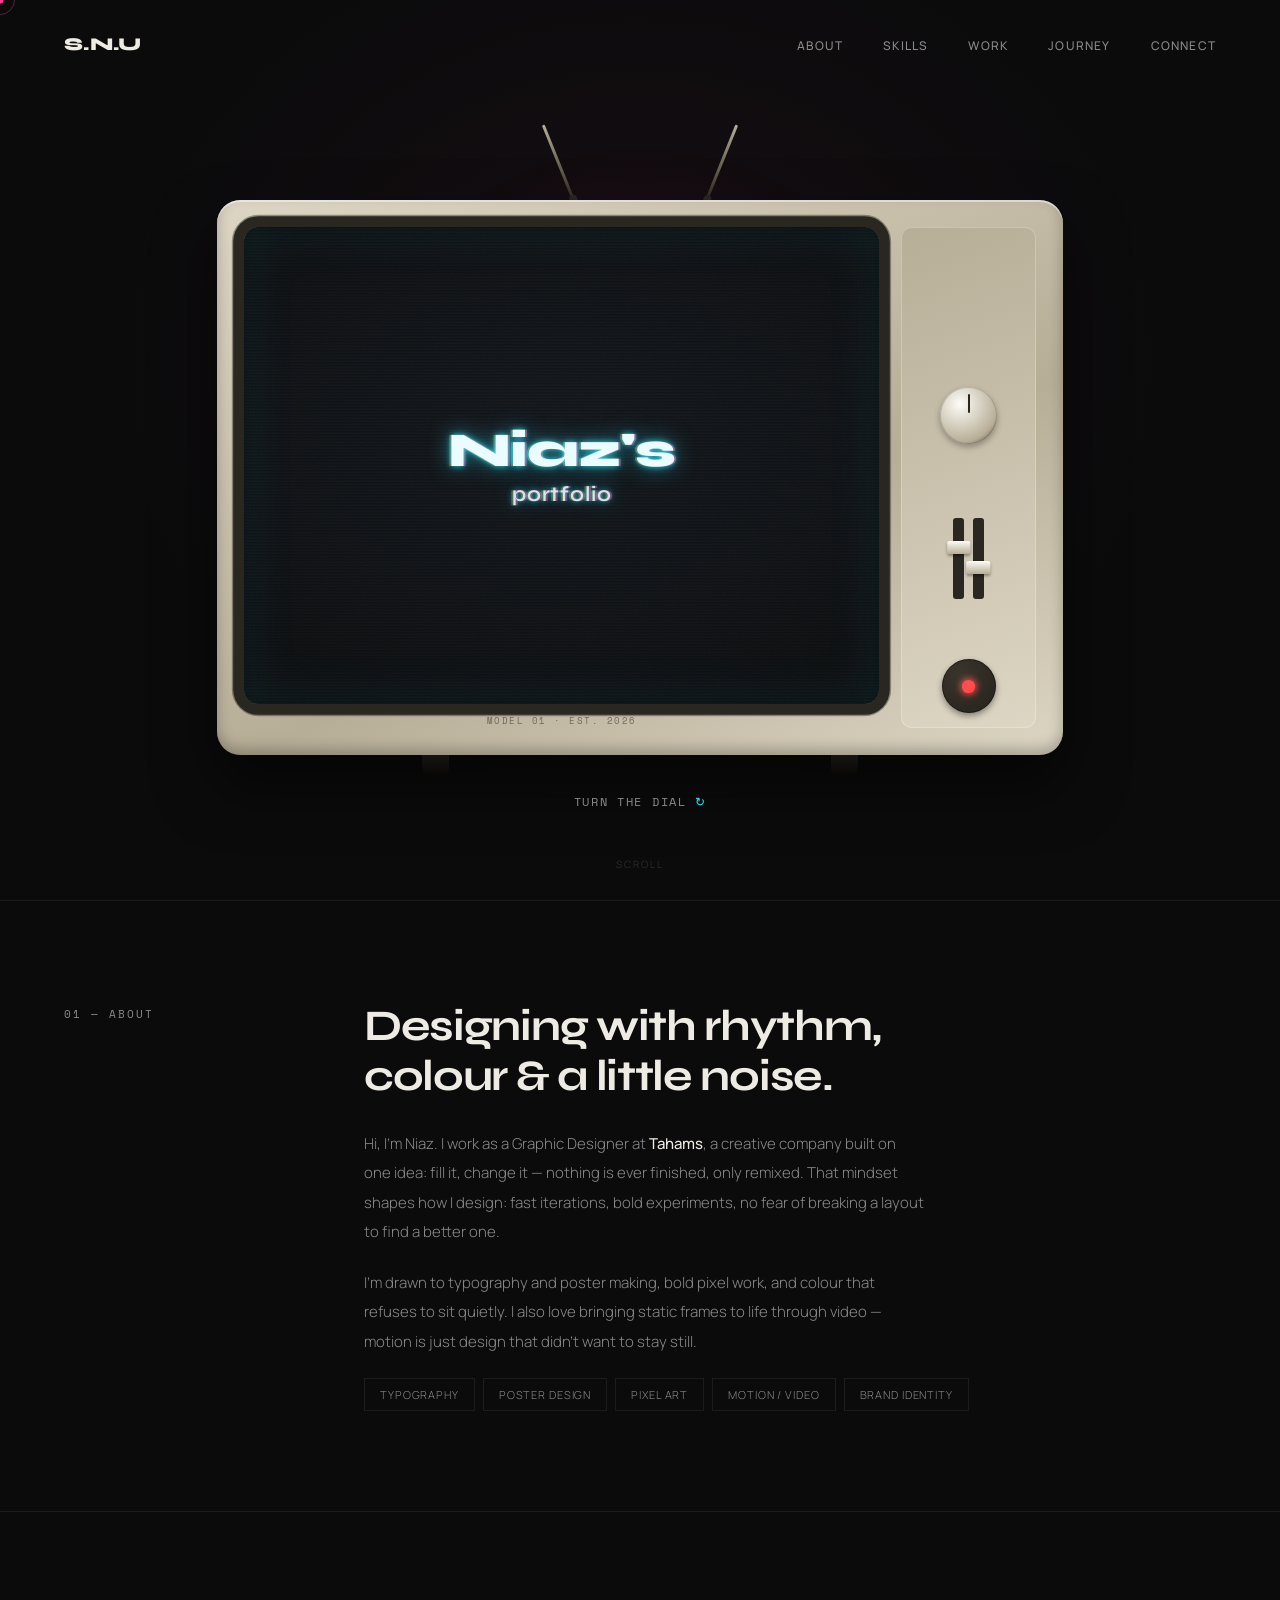
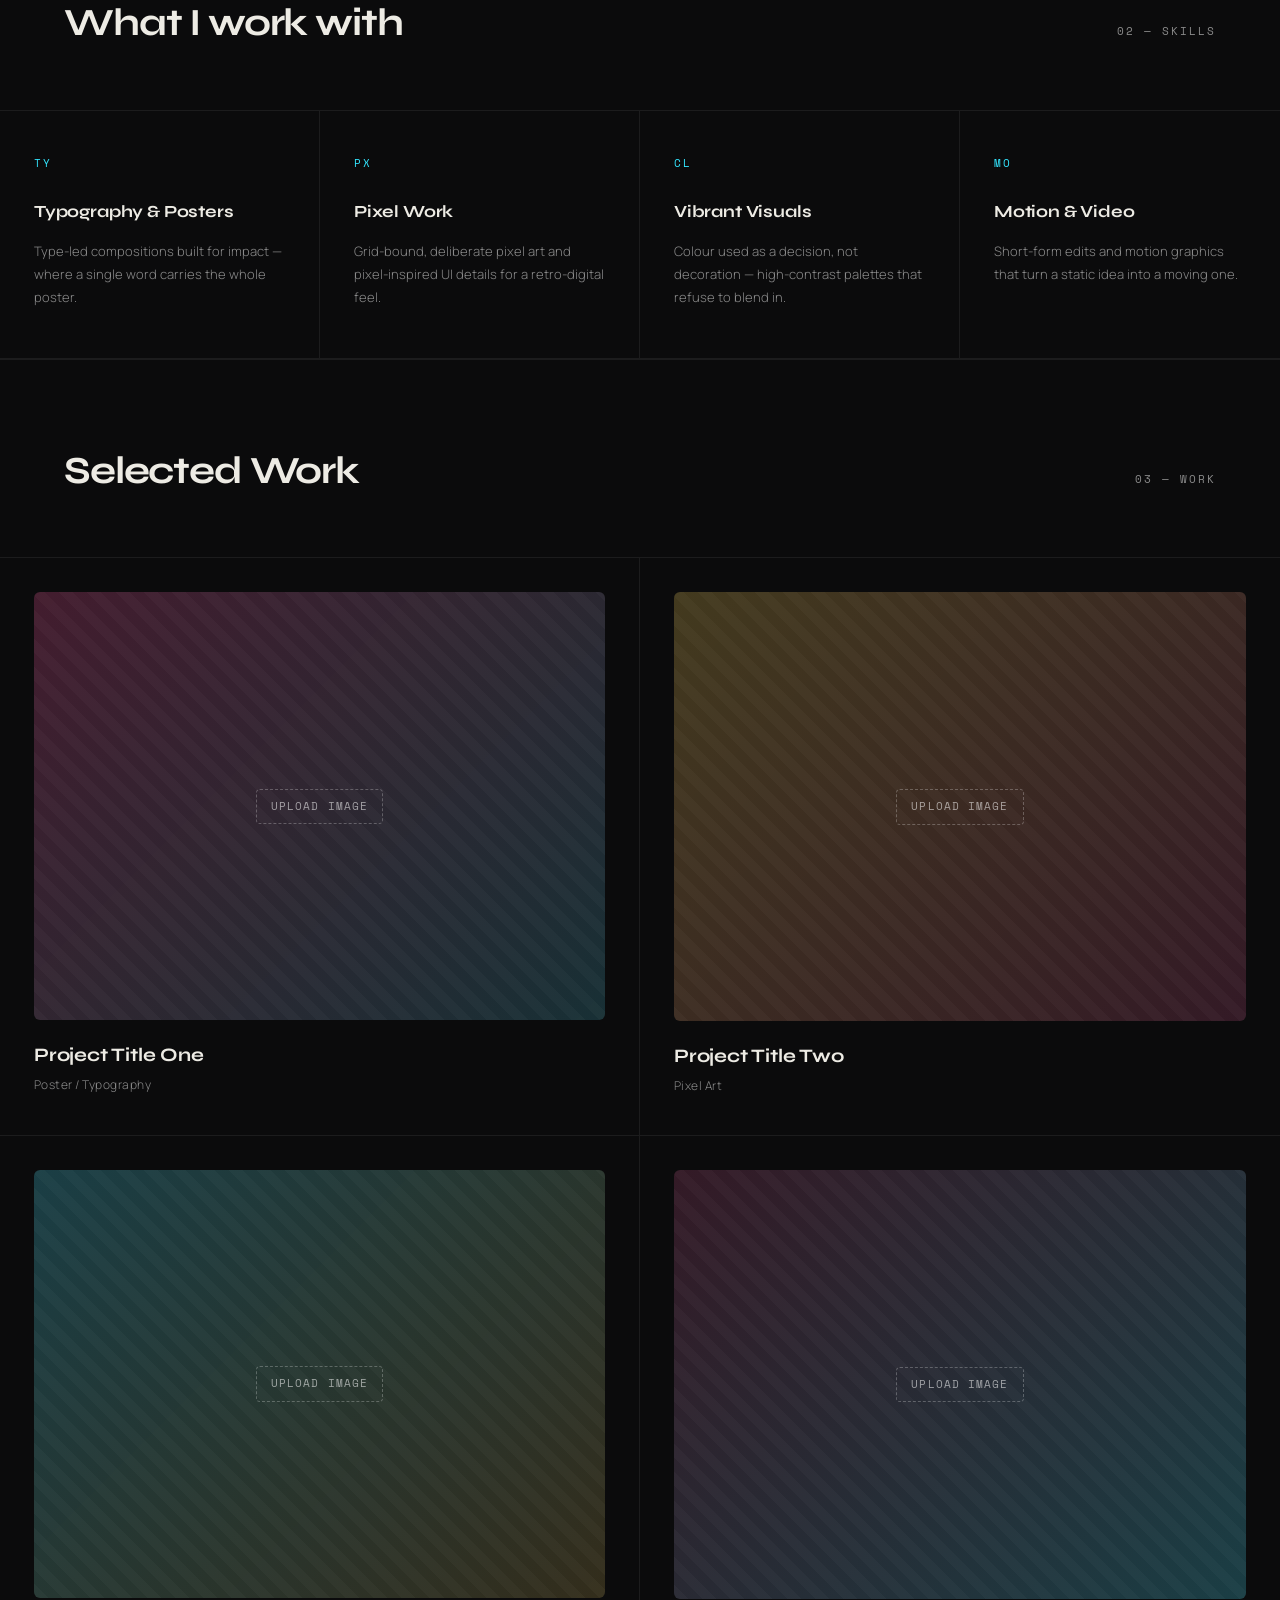
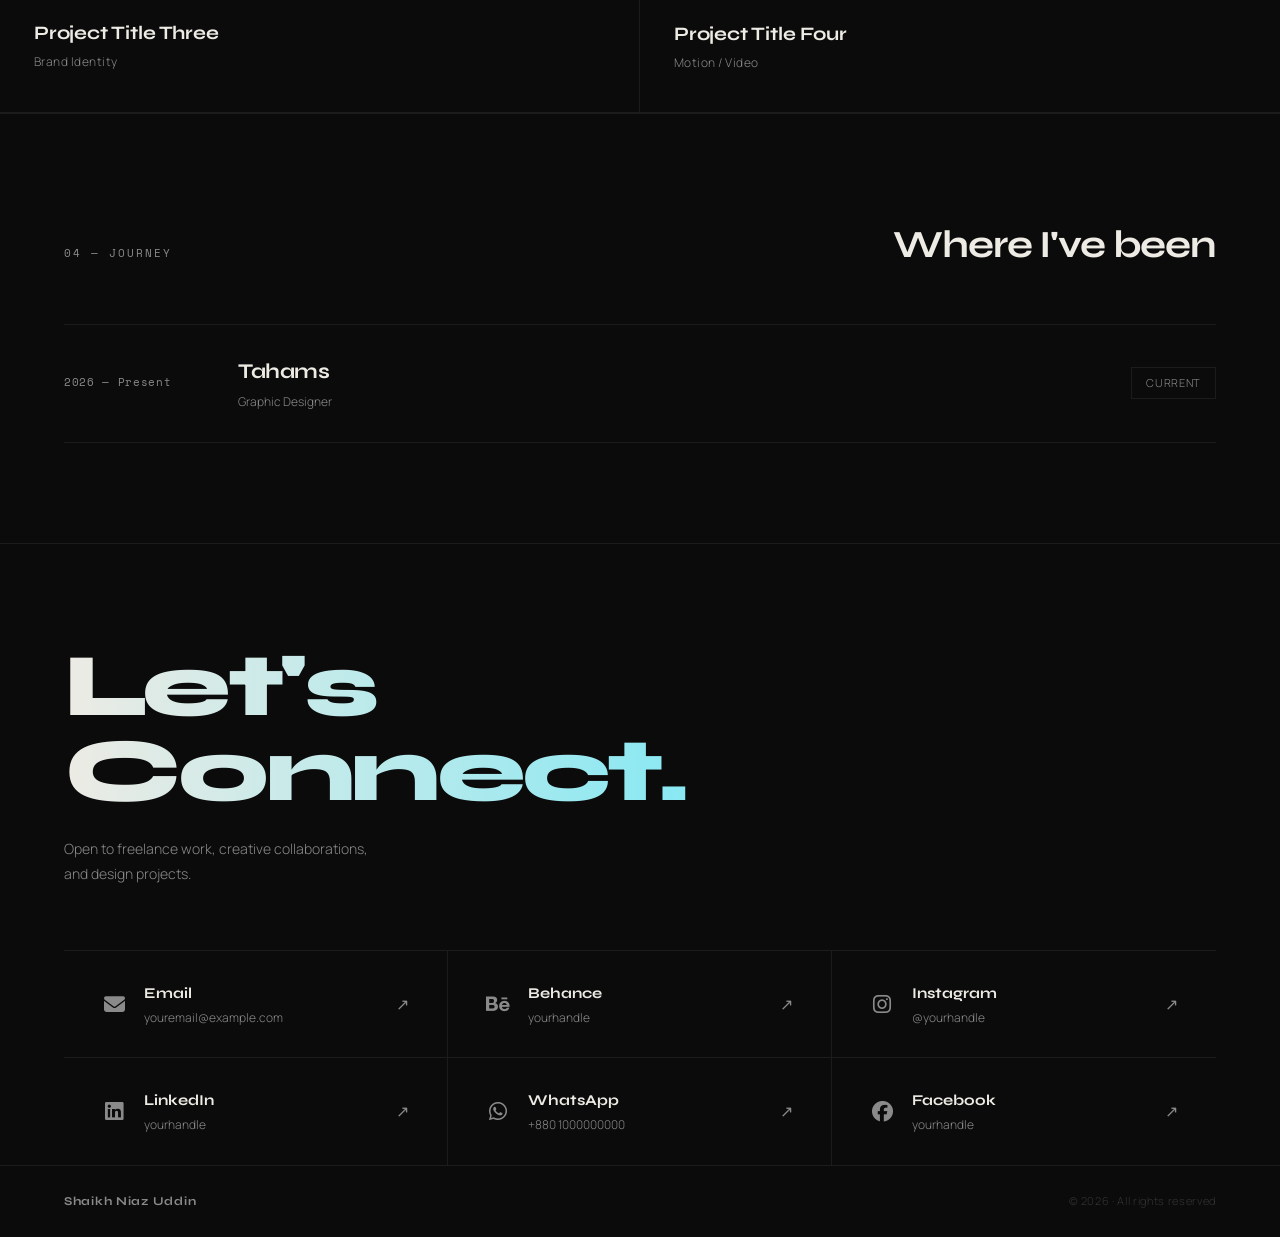
<file: index.html>
<!DOCTYPE html>
<html lang="en">
<head>
<meta charset="UTF-8" />
<meta name="viewport" content="width=device-width, initial-scale=1.0" />
<meta name="description" content="Shaikh Niaz Uddin — Graphic Designer at Tahams. Typography, poster design, pixel art, and vibrant visual work from Dhaka, Bangladesh." />
<title>Shaikh Niaz Uddin — Designer</title>
<link rel="preconnect" href="https://fonts.googleapis.com" />
<link rel="preconnect" href="https://fonts.gstatic.com" crossorigin />
<link href="https://fonts.googleapis.com/css2?family=Syne:wght@400;600;700;800&family=Manrope:wght@300;400;500;600&family=Space+Mono:wght@400;700&display=swap" rel="stylesheet" />
<link rel="stylesheet" href="https://cdnjs.cloudflare.com/ajax/libs/font-awesome/6.5.0/css/all.min.css" />
<link rel="stylesheet" href="style.css" />
</head>
<body>

<!-- custom cursor -->
<div id="cur"></div>
<div id="cur-ring"></div>

<!-- ── NAV ── -->
<nav id="nav">
  <a href="#" class="nav-logo">S.N.U</a>
  <ul class="nav-links">
    <li><a href="#about">About</a></li>
    <li><a href="#expertise">Skills</a></li>
    <li><a href="#work">Work</a></li>
    <li><a href="#journey">Journey</a></li>
    <li><a href="#connect">Connect</a></li>
  </ul>
</nav>

<!-- ── HERO : RETRO TV ── -->
<section class="hero-tv">
  <div class="tv-stage">

    <div class="tv-glow" aria-hidden="true"></div>

    <div class="tv">

      <div class="tv-antenna" aria-hidden="true">
        <span class="rod rod-l"></span>
        <span class="rod rod-r"></span>
      </div>

      <div class="tv-body">

        <div class="tv-screen-frame">
          <div class="tv-screen" id="tvScreen">
            <div class="tv-static" id="tvStatic" aria-hidden="true"></div>
            <div class="tv-text" id="tvText"><span class="tv-text-big">Niaz's</span><span class="tv-text-small">portfolio</span></div>
            <div class="scanlines" aria-hidden="true"></div>
            <div class="tv-flicker" aria-hidden="true"></div>
          </div>
          <div class="tv-brand">MODEL&nbsp;01 · EST.&nbsp;2026</div>
        </div>

        <div class="tv-panel">
          <div class="tv-grille" aria-hidden="true">
            <!-- speaker dot grid -->
            <div class="grille-dots"></div>
          </div>

          <button class="tv-knob" id="knobChannel" type="button" aria-label="Change channel">
            <span class="knob-notch"></span>
          </button>

          <div class="tv-slider-group" aria-hidden="true">
            <span class="tv-slider"><span class="slider-thumb"></span></span>
            <span class="tv-slider"><span class="slider-thumb thumb-2"></span></span>
          </div>

          <button class="tv-power" id="knobPower" type="button" aria-label="Power switch">
            <span class="power-light" id="powerLight"></span>
          </button>
        </div>

      </div>

      <div class="tv-legs" aria-hidden="true">
        <span></span><span></span>
      </div>
    </div>

  </div>

  <div class="hero-caption">turn the dial <span class="knob-icon">↻</span></div>
  <div class="hero-scroll-cue">scroll</div>
</section>

<!-- ── ABOUT ── -->
<section class="section reveal" id="about">
  <div class="section-inner">
    <div class="section-label">01 — About</div>
    <div>
      <h2 class="about-heading">Designing with rhythm,<br>colour &amp; a little noise.</h2>
      <p class="about-text">Hi, I'm Niaz. I work as a Graphic Designer at <strong>Tahams</strong>, a creative company built on one idea: fill it, change it — nothing is ever finished, only remixed. That mindset shapes how I design: fast iterations, bold experiments, no fear of breaking a layout to find a better one.</p>
      <p class="about-text">I'm drawn to typography and poster making, bold pixel work, and colour that refuses to sit quietly. I also love bringing static frames to life through video — motion is just design that didn't want to stay still.</p>
      <div class="pills">
        <span class="pill">Typography</span>
        <span class="pill">Poster Design</span>
        <span class="pill">Pixel Art</span>
        <span class="pill">Motion / Video</span>
        <span class="pill">Brand Identity</span>
      </div>
    </div>
  </div>
</section>

<!-- ── EXPERTISE ── -->
<section id="expertise">
  <div class="expertise-head reveal">
    <h2 class="expertise-heading">What I work with</h2>
    <span class="section-label">02 — Skills</span>
  </div>
  <div class="expertise-grid reveal">
    <div class="exp-card">
      <div class="exp-n">TY</div>
      <div class="exp-title">Typography &amp; Posters</div>
      <div class="exp-body">Type-led compositions built for impact — where a single word carries the whole poster.</div>
    </div>
    <div class="exp-card">
      <div class="exp-n">PX</div>
      <div class="exp-title">Pixel Work</div>
      <div class="exp-body">Grid-bound, deliberate pixel art and pixel-inspired UI details for a retro-digital feel.</div>
    </div>
    <div class="exp-card">
      <div class="exp-n">CL</div>
      <div class="exp-title">Vibrant Visuals</div>
      <div class="exp-body">Colour used as a decision, not decoration — high-contrast palettes that refuse to blend in.</div>
    </div>
    <div class="exp-card">
      <div class="exp-n">MO</div>
      <div class="exp-title">Motion &amp; Video</div>
      <div class="exp-body">Short-form edits and motion graphics that turn a static idea into a moving one.</div>
    </div>
  </div>
</section>

<!-- ── WORK ── -->
<section id="work">
  <div class="expertise-head reveal">
    <h2 class="expertise-heading">Selected Work</h2>
    <span class="section-label">03 — Work</span>
  </div>

  <!--
    EACH CARD BELOW IS ONE PROJECT.
    To add a real project:
      1. Duplicate "project-template.html", rename it e.g. "project-fintech-poster.html"
      2. Fill in the title, image, description inside that file
      3. Update the <a href="..."> below to point to your new file
      4. Replace the placeholder thumbnail div with:
           <img src="assets/projects/your-image.jpg" alt="Project name" class="work-thumb-img">
    Add or remove <a class="work-card"> blocks freely — the grid adjusts automatically.
  -->
  <div class="work-grid reveal">

    <a href="project-template.html" class="work-card">
      <div class="work-thumb work-thumb-1">
        <span class="work-thumb-label">Upload image</span>
      </div>
      <div class="work-meta">
        <span class="work-title">Project Title One</span>
        <span class="work-cat">Poster / Typography</span>
      </div>
    </a>

    <a href="project-template.html" class="work-card">
      <div class="work-thumb work-thumb-2">
        <span class="work-thumb-label">Upload image</span>
      </div>
      <div class="work-meta">
        <span class="work-title">Project Title Two</span>
        <span class="work-cat">Pixel Art</span>
      </div>
    </a>

    <a href="project-template.html" class="work-card">
      <div class="work-thumb work-thumb-3">
        <span class="work-thumb-label">Upload image</span>
      </div>
      <div class="work-meta">
        <span class="work-title">Project Title Three</span>
        <span class="work-cat">Brand Identity</span>
      </div>
    </a>

    <a href="project-template.html" class="work-card">
      <div class="work-thumb work-thumb-4">
        <span class="work-thumb-label">Upload image</span>
      </div>
      <div class="work-meta">
        <span class="work-title">Project Title Four</span>
        <span class="work-cat">Motion / Video</span>
      </div>
    </a>

  </div>
</section>

<!-- ── JOURNEY (experience + education) ── -->
<section id="journey">
  <div class="journey-head reveal">
    <span class="section-label">04 — Journey</span>
    <h2 class="expertise-heading">Where I've been</h2>
  </div>
  <div class="exp-list reveal">

    <div class="exp-row">
      <div class="exp-row-left">
        <span class="exp-row-year">2026 — Present</span>
        <div>
          <div class="exp-row-org">Tahams</div>
          <div class="exp-row-role">Graphic Designer</div>
        </div>
      </div>
      <span class="exp-tag">Current</span>
    </div>

  </div>
</section>

<!-- ── CONNECT ── -->
<section id="connect" class="reveal">
  <div class="connect-head">
    <h2 class="connect-heading">Let's<br>Connect.</h2>
    <p class="connect-sub">Open to freelance work, creative collaborations, and design projects.</p>
  </div>
  <div class="connect-grid">
    <a href="mailto:youremail@example.com" class="connect-item">
      <div class="connect-item-left">
        <i class="fa-solid fa-envelope connect-icon"></i>
        <div>
          <div class="connect-name">Email</div>
          <div class="connect-handle">youremail@example.com</div>
        </div>
      </div>
      <span class="connect-arrow">↗</span>
    </a>
    <a href="https://www.behance.net/yourhandle" target="_blank" rel="noopener" class="connect-item">
      <div class="connect-item-left">
        <i class="fa-brands fa-behance connect-icon"></i>
        <div>
          <div class="connect-name">Behance</div>
          <div class="connect-handle">yourhandle</div>
        </div>
      </div>
      <span class="connect-arrow">↗</span>
    </a>
    <a href="https://www.instagram.com/yourhandle" target="_blank" rel="noopener" class="connect-item">
      <div class="connect-item-left">
        <i class="fa-brands fa-instagram connect-icon"></i>
        <div>
          <div class="connect-name">Instagram</div>
          <div class="connect-handle">@yourhandle</div>
        </div>
      </div>
      <span class="connect-arrow">↗</span>
    </a>
    <a href="https://www.linkedin.com/in/yourhandle" target="_blank" rel="noopener" class="connect-item">
      <div class="connect-item-left">
        <i class="fa-brands fa-linkedin connect-icon"></i>
        <div>
          <div class="connect-name">LinkedIn</div>
          <div class="connect-handle">yourhandle</div>
        </div>
      </div>
      <span class="connect-arrow">↗</span>
    </a>
    <a href="https://wa.me/8801000000000" target="_blank" rel="noopener" class="connect-item">
      <div class="connect-item-left">
        <i class="fa-brands fa-whatsapp connect-icon"></i>
        <div>
          <div class="connect-name">WhatsApp</div>
          <div class="connect-handle">+880 1000000000</div>
        </div>
      </div>
      <span class="connect-arrow">↗</span>
    </a>
    <a href="https://www.facebook.com/yourhandle" target="_blank" rel="noopener" class="connect-item">
      <div class="connect-item-left">
        <i class="fa-brands fa-facebook connect-icon"></i>
        <div>
          <div class="connect-name">Facebook</div>
          <div class="connect-handle">yourhandle</div>
        </div>
      </div>
      <span class="connect-arrow">↗</span>
    </a>
  </div>
</section>

<footer>
  <span class="foot-name">Shaikh Niaz Uddin</span>
  <span class="foot-copy">© 2026 · All rights reserved</span>
</footer>

<script src="script.js"></script>
</body>
</html>
</file>
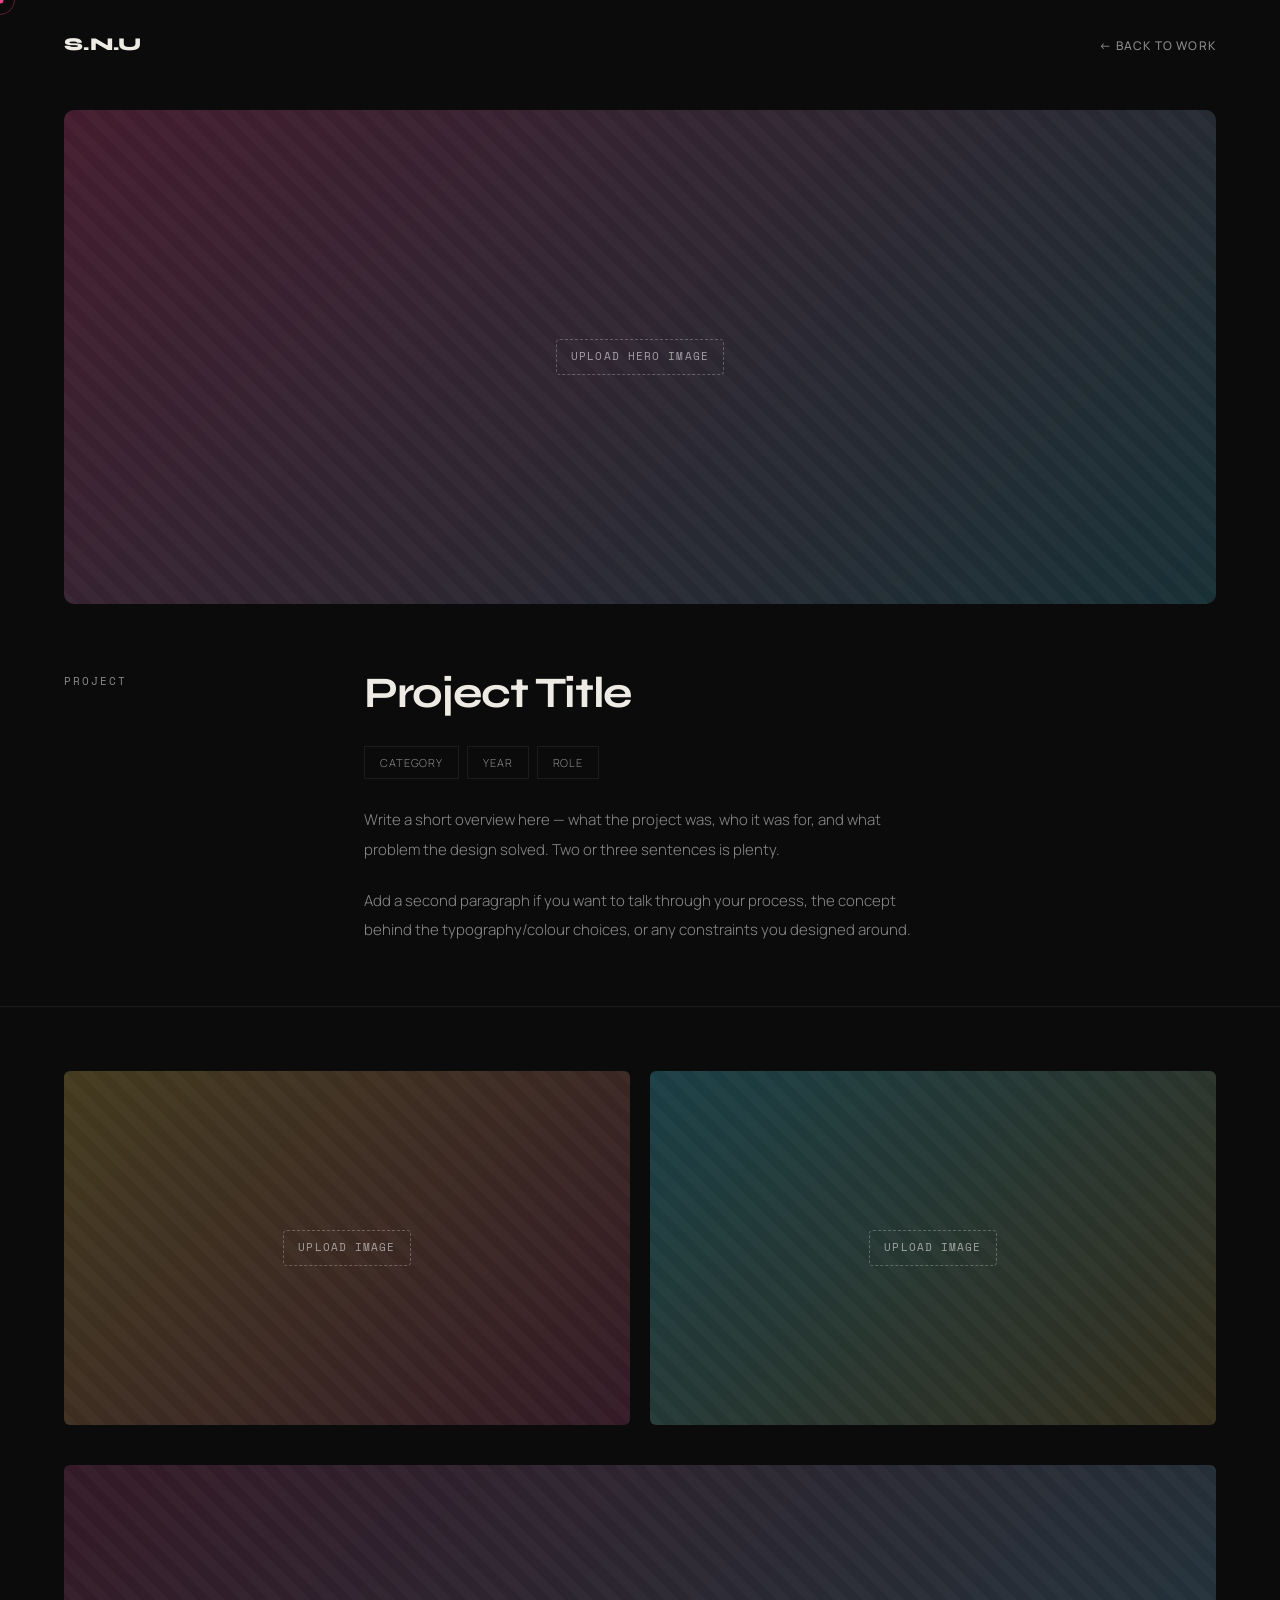
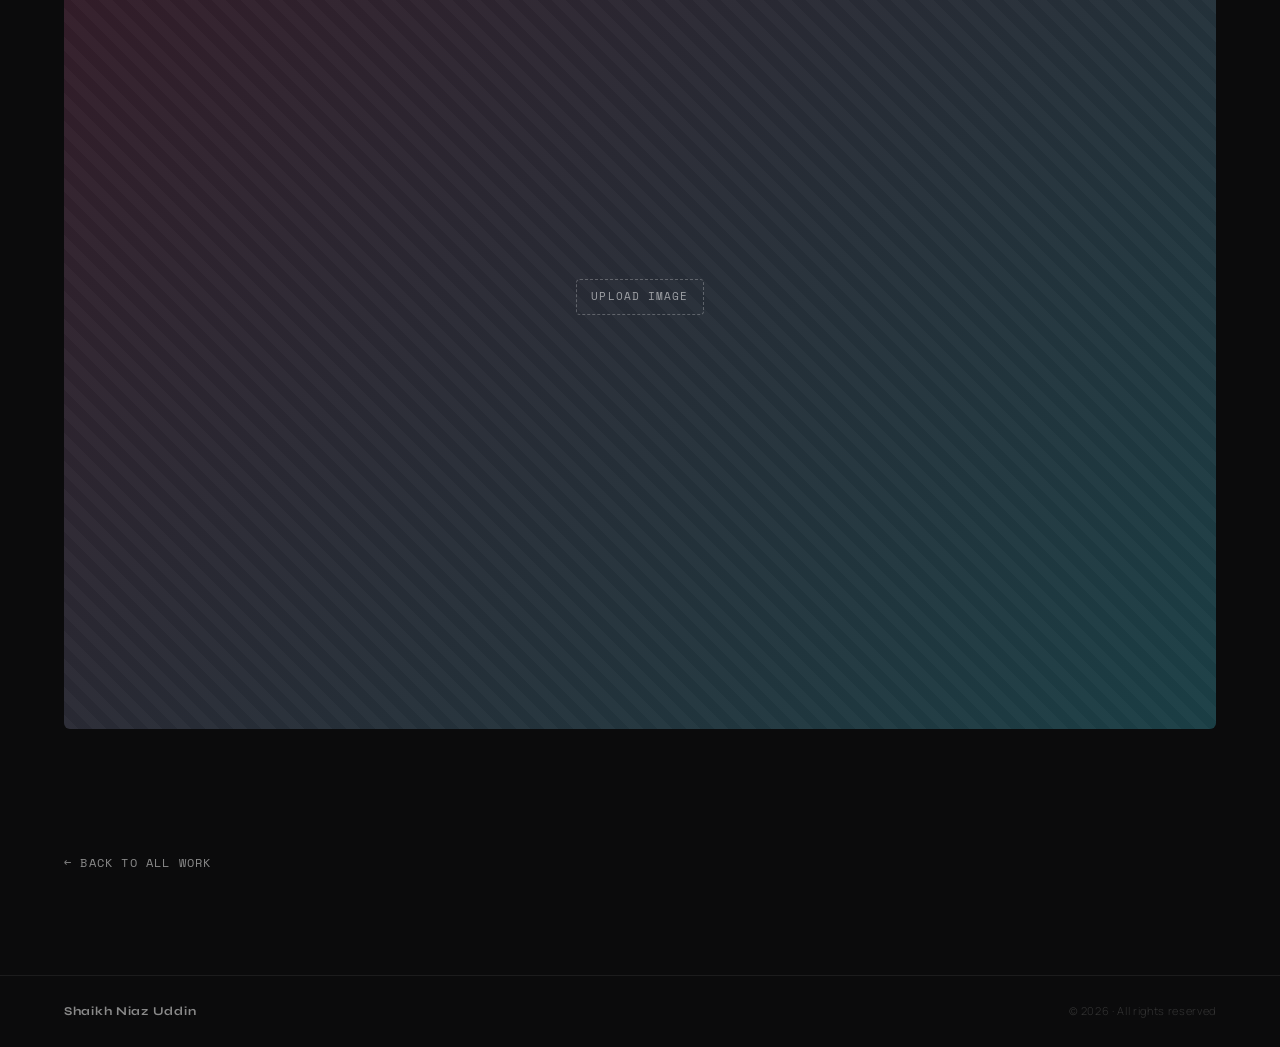
<file: project-template.html>
<!DOCTYPE html>
<html lang="en">
<head>
<meta charset="UTF-8" />
<meta name="viewport" content="width=device-width, initial-scale=1.0" />
<title>Project Title — Shaikh Niaz Uddin</title>
<link rel="preconnect" href="https://fonts.googleapis.com" />
<link rel="preconnect" href="https://fonts.gstatic.com" crossorigin />
<link href="https://fonts.googleapis.com/css2?family=Syne:wght@400;600;700;800&family=Manrope:wght@300;400;500;600&family=Space+Mono:wght@400;700&display=swap" rel="stylesheet" />
<link rel="stylesheet" href="style.css" />
</head>
<body>

<div id="cur"></div>
<div id="cur-ring"></div>

<nav id="nav">
  <a href="index.html" class="nav-logo">S.N.U</a>
  <ul class="nav-links">
    <li><a href="index.html#work">← Back to Work</a></li>
  </ul>
</nav>

<!--
  ============================================================
  HOW TO USE THIS TEMPLATE
  1. Change the <title> tag above.
  2. Replace PROJECT TITLE, CATEGORY, YEAR, ROLE below.
  3. Swap the hero placeholder div for:
       <img src="assets/projects/your-hero-image.jpg" class="project-hero-img" alt="Project name">
  4. Write your project description in the paragraphs below.
  5. Add more images to the gallery grid the same way.
  6. Save this file with a new name (e.g. project-fintech-poster.html)
     and link to it from index.html's Work section.
  ============================================================
-->

<header class="project-hero">
  <div class="project-hero-media work-thumb-1">
    <span class="work-thumb-label">Upload hero image</span>
  </div>
</header>

<section class="project-intro reveal">
  <div class="section-inner">
    <div class="section-label">Project</div>
    <div>
      <h1 class="about-heading">Project Title</h1>
      <div class="project-tags">
        <span class="pill">Category</span>
        <span class="pill">Year</span>
        <span class="pill">Role</span>
      </div>
      <p class="about-text" style="margin-top:26px;">
        Write a short overview here — what the project was, who it was for,
        and what problem the design solved. Two or three sentences is plenty.
      </p>
      <p class="about-text">
        Add a second paragraph if you want to talk through your process,
        the concept behind the typography/colour choices, or any constraints
        you designed around.
      </p>
    </div>
  </div>
</section>

<section class="project-gallery reveal">
  <div class="gallery-grid">
    <div class="work-thumb work-thumb-2" style="aspect-ratio:16/10;">
      <span class="work-thumb-label">Upload image</span>
    </div>
    <div class="work-thumb work-thumb-3" style="aspect-ratio:16/10;">
      <span class="work-thumb-label">Upload image</span>
    </div>
    <div class="work-thumb work-thumb-4" style="aspect-ratio:4/3; grid-column: span 2;">
      <span class="work-thumb-label">Upload image</span>
    </div>
  </div>
</section>

<section class="project-next reveal">
  <a href="index.html#work" class="project-next-link">
    <span>← Back to all work</span>
  </a>
</section>

<footer>
  <span class="foot-name">Shaikh Niaz Uddin</span>
  <span class="foot-copy">© 2026 · All rights reserved</span>
</footer>

<script src="script.js"></script>
</body>
</html>
</file>
<file: style.css>
/* ============================================================
   SHAIKH NIAZ UDDIN — PORTFOLIO STYLESHEET
   Edit the tokens below to re-theme the whole site.
   ============================================================ */

*, *::before, *::after { margin: 0; padding: 0; box-sizing: border-box; }

:root {
  /* ---- core palette ---- */
  --bg: #0b0b0c;
  --surface: #111113;
  --text: #edebe4;
  --muted: #8a8a8a;
  --dim: #333;
  --border: rgba(255,255,255,0.07);
  --border-md: rgba(255,255,255,0.14);

  /* ---- signature accents (pulled from CRT static) ---- */
  --accent-magenta: #ff3f8e;
  --accent-cyan: #33e6ff;
  --accent-yellow: #ffd23f;

  /* ---- TV plastic ---- */
  --tv-shell-1: #ddd6c4;
  --tv-shell-2: #b7ae97;
  --tv-shell-dark: #2a2620;
  --tv-screen: #08090b;
}

html { scroll-behavior: smooth; }

body {
  background: var(--bg);
  color: var(--text);
  font-family: 'Manrope', sans-serif;
  font-weight: 300;
  line-height: 1.6;
  -webkit-font-smoothing: antialiased;
  overflow-x: hidden;
}

@media (pointer: fine) {
  body { cursor: none; }
}

a { text-decoration: none; color: inherit; }
button { font: inherit; background: none; border: none; cursor: pointer; color: inherit; }

/* ── CUSTOM CURSOR ── */
#cur {
  position: fixed; width: 7px; height: 7px;
  background: var(--accent-magenta);
  border-radius: 50%;
  pointer-events: none; z-index: 9999;
  transform: translate(-50%, -50%);
}
#cur-ring {
  position: fixed; width: 30px; height: 30px;
  border: 1px solid rgba(255,63,142,0.35);
  border-radius: 50%;
  pointer-events: none; z-index: 9998;
  transform: translate(-50%, -50%);
  transition: width .3s, height .3s, border-color .3s;
}
.hover-target:hover ~ #cur-ring, a:hover ~ #cur-ring, button:hover ~ #cur-ring {
  width: 50px; height: 50px; border-color: rgba(255,63,142,0.7);
}

/* ── NAV ── */
nav {
  position: fixed; top: 0; left: 0; right: 0; z-index: 100;
  display: flex; align-items: center; justify-content: space-between;
  padding: 30px 64px;
  transition: padding .4s ease, background .4s ease, border-color .4s;
  border-bottom: 1px solid transparent;
}
nav.scrolled {
  padding: 18px 64px;
  background: rgba(11,11,12,0.85);
  backdrop-filter: blur(16px);
  border-color: var(--border);
}
.nav-logo {
  font-family: 'Syne', sans-serif;
  font-weight: 800;
  font-size: 18px;
  letter-spacing: 0.02em;
}
.nav-links { display: flex; gap: 40px; list-style: none; }
.nav-links a {
  font-size: 12px; font-weight: 500; color: var(--muted);
  letter-spacing: 0.1em; text-transform: uppercase;
  position: relative; transition: color .2s;
}
.nav-links a::after {
  content: ''; position: absolute; bottom: -4px; left: 0;
  width: 0; height: 1px; background: var(--accent-magenta);
  transition: width .3s ease;
}
.nav-links a:hover { color: var(--text); }
.nav-links a:hover::after { width: 100%; }

/* ============================================================
   HERO — RETRO CRT TELEVISION
   Everything scales together in vmin so the whole set fits
   inside a 16:9 monitor without cropping.
   ============================================================ */

.hero-tv {
  position: relative;
  min-height: 100vh;
  display: flex;
  flex-direction: column;
  align-items: center;
  justify-content: center;
  gap: 18px;
  padding: 70px 16px 40px;
  background:
    radial-gradient(ellipse at 50% 40%, rgba(255,63,142,0.05), transparent 60%),
    var(--bg);
  overflow: hidden;
}

.tv-stage {
  position: relative;
  display: flex;
  align-items: center;
  justify-content: center;
  width: 100%;
}

.tv-glow {
  position: absolute;
  width: 60vmin; height: 60vmin;
  background: radial-gradient(circle, rgba(51,230,255,0.16), rgba(255,63,142,0.10) 45%, transparent 70%);
  filter: blur(30px);
  animation: glowPulse 5s ease-in-out infinite;
  pointer-events: none;
}
@keyframes glowPulse {
  0%, 100% { transform: scale(1); opacity: .85; }
  50% { transform: scale(1.08); opacity: 1; }
}

.tv {
  position: relative;
  width: min(94vmin, 1500px);
  opacity: 0;
  animation: tvIn 1.1s .15s cubic-bezier(.22,1,.36,1) forwards;
}
@keyframes tvIn {
  from { opacity: 0; transform: translateY(24px) scale(.96); }
  to   { opacity: 1; transform: translateY(0) scale(1); }
}

/* antenna */
.tv-antenna { position: relative; height: 9vmin; width: 100%; }
.rod {
  position: absolute; bottom: 0; width: 3px; height: 9vmin;
  background: linear-gradient(var(--tv-shell-2), var(--tv-shell-dark));
  border-radius: 3px;
  transform-origin: bottom center;
}
.rod-l { left: 42%; transform: rotate(-22deg); }
.rod-r { right: 42%; transform: rotate(22deg); }
.rod::after {
  content: ''; position: absolute; bottom: -3px; left: 50%;
  width: 8px; height: 8px; margin-left: -4px;
  background: var(--tv-shell-dark); border-radius: 50%;
}

/* body shell */
.tv-body {
  position: relative;
  display: flex;
  background: linear-gradient(155deg, var(--tv-shell-1), var(--tv-shell-2) 60%, var(--tv-shell-1));
  border-radius: 2.6vmin;
  padding: 3vmin;
  gap: 2.4vmin;
  box-shadow:
    0 2px 0 rgba(255,255,255,0.5) inset,
    0 -6px 14px rgba(0,0,0,0.25) inset,
    0 30px 60px rgba(0,0,0,0.55);
}

/* screen */
.tv-screen-frame {
  flex: 1;
  display: flex;
  flex-direction: column;
  gap: 1vmin;
}
.tv-screen {
  position: relative;
  aspect-ratio: 4 / 3;
  border-radius: 1.6vmin;
  background: radial-gradient(120% 100% at 50% 45%, #10151a 0%, var(--tv-screen) 68%, #020203 100%);
  box-shadow:
    0 0 0 1.2vmin var(--tv-shell-dark),
    0 0 0 1.35vmin rgba(0,0,0,0.35),
    inset 0 0 6vmin rgba(51,230,255,0.10),
    inset 0 0 1.5vmin rgba(0,0,0,0.9);
  overflow: hidden;
  display: flex;
  align-items: center;
  justify-content: center;
  transition: filter .25s ease, opacity .4s ease;
}
.tv-screen.is-off {
  filter: brightness(0.05);
}
.tv-screen.is-off .tv-text,
.tv-screen.is-off .tv-static { opacity: 0; }

.tv-static {
  position: absolute; inset: 0;
  background-image: url("data:image/svg+xml,%3Csvg xmlns='http://www.w3.org/2000/svg' width='120' height='120'%3E%3Cfilter id='n'%3E%3CfeTurbulence type='fractalNoise' baseFrequency='0.9' numOctaves='2' stitchTiles='stitch'/%3E%3C/filter%3E%3Crect width='100%25' height='100%25' filter='url(%23n)' opacity='0.5'/%3E%3C/svg%3E");
  opacity: 0.06;
  mix-blend-mode: screen;
  animation: staticShift .2s steps(2) infinite;
}
@keyframes staticShift {
  0% { transform: translate(0,0); }
  100% { transform: translate(-2%, 2%); }
}

.tv-text {
  position: relative;
  z-index: 2;
  font-family: 'Syne', sans-serif;
  font-weight: 800;
  font-size: clamp(20px, 5.4vmin, 68px);
  line-height: 1.05;
  letter-spacing: -0.02em;
  text-align: center;
  color: #eafcff;
  text-shadow:
    0 0 6px rgba(51,230,255,0.85),
    0 0 22px rgba(51,230,255,0.5),
    2px 0 rgba(255,63,142,0.6),
    -2px 0 rgba(255,210,63,0.35);
  animation: flicker 3.4s ease-in-out infinite;
  padding: 0 3vmin;
  transition: opacity .15s ease;
}
.tv-text-big { display: block; font-size: 1em; }
.tv-text-small {
  display: block;
  font-size: 0.44em;
  font-weight: 600;
  letter-spacing: 0.04em;
  text-transform: lowercase;
  margin-top: 0.3em;
  opacity: 0.9;
}
@keyframes flicker {
  0%, 96%, 100% { opacity: 1; }
  97% { opacity: 0.82; }
  98% { opacity: 1; }
  99% { opacity: 0.9; }
}

.scanlines {
  position: absolute; inset: 0;
  background: repeating-linear-gradient(
    to bottom,
    rgba(0,0,0,0.25) 0px,
    rgba(0,0,0,0.25) 1px,
    transparent 2px,
    transparent 3px
  );
  mix-blend-mode: multiply;
  pointer-events: none;
}
.tv-flicker {
  position: absolute; inset: 0;
  background: rgba(255,255,255,0.02);
  animation: rollFlicker 6s linear infinite;
  pointer-events: none;
}
@keyframes rollFlicker {
  0% { opacity: 0; }
  48% { opacity: 0; }
  49% { opacity: 0.12; }
  50% { opacity: 0; }
  100% { opacity: 0; }
}

.tv-brand {
  text-align: center;
  font-family: 'Space Mono', monospace;
  font-size: 1.05vmin;
  min-font-size: 9px;
  letter-spacing: 0.16em;
  color: var(--tv-shell-dark);
  opacity: 0.55;
}

/* control panel */
.tv-panel {
  width: 15vmin;
  min-width: 88px;
  display: flex;
  flex-direction: column;
  align-items: center;
  justify-content: space-between;
  padding: 1.6vmin 0.4vmin;
  border-radius: 1.2vmin;
  background: linear-gradient(160deg, var(--tv-shell-2), var(--tv-shell-1));
  box-shadow: inset 0 0 0 1px rgba(255,255,255,0.25);
}

.grille-dots {
  width: 100%;
  height: 8vmin;
  background-image: radial-gradient(var(--tv-shell-dark) 1.1px, transparent 1.1px);
  background-size: 2.6vmin 2.6vmin;
  opacity: 0.55;
  border-radius: 0.6vmin;
}

.tv-knob {
  width: 6.4vmin; height: 6.4vmin;
  min-width: 40px; min-height: 40px;
  border-radius: 50%;
  background: radial-gradient(circle at 35% 30%, #fdfcf7, var(--tv-shell-2) 70%, var(--tv-shell-dark) 100%);
  box-shadow: 0 3px 6px rgba(0,0,0,0.3), inset 0 0 0 1px rgba(0,0,0,0.15);
  position: relative;
  margin: 1.4vmin 0;
  transition: transform .25s cubic-bezier(.3,1.6,.4,1);
}
.tv-knob:active { transform: scale(0.92) rotate(35deg); }
.knob-notch {
  position: absolute; top: 12%; left: 50%;
  width: 2px; height: 34%;
  background: var(--tv-shell-dark);
  transform: translateX(-50%);
  border-radius: 2px;
}

.tv-slider-group {
  display: flex; gap: 0.9vmin;
  height: 9vmin;
}
.tv-slider {
  position: relative;
  width: 1.3vmin; min-width: 8px;
  height: 100%;
  background: var(--tv-shell-dark);
  border-radius: 3px;
  display: flex;
  align-items: flex-end;
}
.slider-thumb {
  width: 2.6vmin; min-width: 16px; height: 1.5vmin; min-height: 10px;
  background: linear-gradient(#fdfcf7, var(--tv-shell-2));
  border-radius: 2px;
  position: absolute;
  left: 50%; transform: translateX(-50%);
  bottom: 55%;
  box-shadow: 0 2px 3px rgba(0,0,0,0.35);
}
.thumb-2 { bottom: 30%; }

.tv-power {
  width: 6vmin; height: 6vmin;
  min-width: 38px; min-height: 38px;
  border-radius: 50%;
  background: radial-gradient(circle at 35% 30%, #3a352c, var(--tv-shell-dark) 75%);
  box-shadow: 0 3px 6px rgba(0,0,0,0.4), inset 0 0 0 1px rgba(0,0,0,0.4);
  display: flex; align-items: center; justify-content: center;
  transition: transform .15s ease;
}
.tv-power:active { transform: scale(0.9); }
.power-light {
  width: 1.4vmin; height: 1.4vmin; min-width: 8px; min-height: 8px;
  border-radius: 50%;
  background: #ff4d4d;
  box-shadow: 0 0 6px 2px rgba(255,77,77,0.8);
  animation: blink 2.4s ease-in-out infinite;
}
.power-light.is-off {
  background: #3a3a3a; box-shadow: none; animation: none;
}
@keyframes blink { 0%, 100% { opacity: 1; } 50% { opacity: 0.35; } }

/* legs */
.tv-legs {
  display: flex; justify-content: space-between;
  width: 60%; margin: 0 auto;
  padding: 0 4vmin;
}
.tv-legs span {
  width: 3vmin; height: 2.2vmin; min-width: 16px; min-height: 12px;
  background: linear-gradient(var(--tv-shell-dark), #0f0d0a);
  border-radius: 0 0 0.6vmin 0.6vmin;
}

.hero-caption {
  font-family: 'Space Mono', monospace;
  font-size: 12px;
  letter-spacing: 0.14em;
  text-transform: uppercase;
  color: var(--muted);
  display: flex;
  align-items: center;
  gap: 8px;
  opacity: 0;
  animation: fadeUp 1s 1.2s ease forwards;
}
.knob-icon { display: inline-block; animation: spin 3.5s linear infinite; color: var(--accent-cyan); }
@keyframes spin { to { transform: rotate(360deg); } }

.hero-scroll-cue {
  position: absolute;
  bottom: 28px;
  font-size: 10px;
  letter-spacing: 0.2em;
  text-transform: uppercase;
  color: var(--dim);
}

@keyframes fadeUp {
  from { opacity: 0; transform: translateY(10px); }
  to   { opacity: 1; transform: translateY(0); }
}

/* ============================================================
   SHARED SECTION STYLES
   ============================================================ */
.section { border-top: 1px solid var(--border); padding: 100px 64px; }
.section-inner { display: grid; grid-template-columns: 220px 1fr; gap: 80px; }
.section-label {
  font-family: 'Space Mono', monospace;
  font-size: 11px; letter-spacing: 0.18em; color: var(--muted);
  text-transform: uppercase; padding-top: 5px;
}

.reveal { opacity: 0; transform: translateY(24px); transition: opacity .7s ease, transform .7s cubic-bezier(.22,1,.36,1); }
.reveal.in { opacity: 1; transform: translateY(0); }

/* ── ABOUT ── */
.about-heading {
  font-family: 'Syne', sans-serif;
  font-size: clamp(28px, 3.4vw, 48px);
  font-weight: 700;
  letter-spacing: -0.03em;
  line-height: 1.15;
  margin-bottom: 28px;
}
.about-text {
  font-size: 15px; color: var(--muted); line-height: 1.95;
  max-width: 560px; margin-bottom: 22px;
}
.about-text strong { color: var(--text); font-weight: 500; }
.pills { display: flex; flex-wrap: wrap; gap: 8px; margin-top: 18px; }
.pill {
  padding: 7px 15px; border: 1px solid var(--border);
  font-size: 11px; color: var(--muted);
  letter-spacing: 0.08em; text-transform: uppercase;
  transition: border-color .2s, color .2s;
}
.pill:hover { border-color: var(--accent-magenta); color: var(--text); }

/* ── EXPERTISE ── */
#expertise { padding: 0; }
.expertise-head {
  padding: 80px 64px 0;
  display: flex; align-items: baseline; justify-content: space-between;
  border-top: 1px solid var(--border);
}
.expertise-heading {
  font-family: 'Syne', sans-serif;
  font-size: clamp(26px, 3vw, 40px);
  font-weight: 700; letter-spacing: -0.03em;
}
.expertise-grid {
  display: grid; grid-template-columns: repeat(4, 1fr);
  border-top: 1px solid var(--border);
  margin-top: 56px;
}
.exp-card {
  padding: 44px 34px 48px;
  border-right: 1px solid var(--border);
  transition: background .25s;
}
.exp-card:last-child { border-right: none; }
.exp-card:hover { background: var(--surface); }
.exp-n {
  font-family: 'Space Mono', monospace;
  font-size: 11px; color: var(--accent-cyan);
  letter-spacing: 0.14em; margin-bottom: 26px;
}
.exp-title {
  font-family: 'Syne', sans-serif; font-size: 17px; font-weight: 700;
  margin-bottom: 14px; letter-spacing: -0.01em;
}
.exp-body { font-size: 13px; color: var(--muted); line-height: 1.8; }

/* ── WORK ── */
#work { padding: 0; border-top: 1px solid var(--border); }
.work-grid {
  display: grid;
  grid-template-columns: repeat(2, 1fr);
  border-top: 1px solid var(--border);
  margin-top: 56px;
}
.work-card {
  display: block;
  border-right: 1px solid var(--border);
  border-bottom: 1px solid var(--border);
  padding: 34px 34px 40px;
  transition: background .25s;
}
.work-card:nth-child(2n) { border-right: none; }
.work-card:hover { background: var(--surface); }
.work-card:hover .work-thumb { transform: scale(1.015); filter: saturate(1.15); }
.work-thumb {
  position: relative;
  aspect-ratio: 4 / 3;
  border-radius: 6px;
  overflow: hidden;
  display: flex; align-items: center; justify-content: center;
  transition: transform .35s cubic-bezier(.22,1,.36,1), filter .35s;
  margin-bottom: 20px;
}
.work-thumb-img { width: 100%; height: 100%; object-fit: cover; display: block; }
.work-thumb-label {
  font-family: 'Space Mono', monospace;
  font-size: 11px; letter-spacing: 0.1em; text-transform: uppercase;
  color: rgba(255,255,255,0.55);
  border: 1px dashed rgba(255,255,255,0.25);
  padding: 8px 14px; border-radius: 4px;
}
/* placeholder gradients — remove once real images are added */
.work-thumb-1 { background: linear-gradient(135deg, #ff3f8e33, #33e6ff22), repeating-linear-gradient(45deg, #1a1a1c, #1a1a1c 10px, #141416 10px, #141416 20px); }
.work-thumb-2 { background: linear-gradient(135deg, #ffd23f33, #ff3f8e22), repeating-linear-gradient(45deg, #1a1a1c, #1a1a1c 10px, #141416 10px, #141416 20px); }
.work-thumb-3 { background: linear-gradient(135deg, #33e6ff33, #ffd23f22), repeating-linear-gradient(45deg, #1a1a1c, #1a1a1c 10px, #141416 10px, #141416 20px); }
.work-thumb-4 { background: linear-gradient(135deg, #ff3f8e22, #33e6ff33), repeating-linear-gradient(45deg, #1a1a1c, #1a1a1c 10px, #141416 10px, #141416 20px); }

.work-meta { display: flex; flex-direction: column; gap: 4px; }
.work-title { font-family: 'Syne', sans-serif; font-size: 19px; font-weight: 700; letter-spacing: -0.01em; }
.work-cat { font-size: 12px; color: var(--muted); letter-spacing: 0.04em; }

/* ── JOURNEY ── */
#journey { border-top: 1px solid var(--border); padding: 100px 64px; }
.journey-head { display: flex; align-items: baseline; justify-content: space-between; margin-bottom: 48px; }
.exp-list { display: flex; flex-direction: column; }
.exp-row {
  display: flex; align-items: center; justify-content: space-between;
  padding: 30px 0; border-top: 1px solid var(--border);
  gap: 24px; transition: padding-left .3s cubic-bezier(.22,1,.36,1);
}
.exp-row:last-child { border-bottom: 1px solid var(--border); }
.exp-row:hover { padding-left: 14px; }
.exp-row-left { display: flex; align-items: center; gap: 44px; flex: 1; min-width: 0; }
.exp-row-year { font-family: 'Space Mono', monospace; font-size: 11px; letter-spacing: 0.06em; color: var(--muted); min-width: 130px; flex-shrink: 0; }
.exp-row-org { font-family: 'Syne', sans-serif; font-size: 21px; font-weight: 700; letter-spacing: -0.02em; }
.exp-row-role { font-size: 12px; color: var(--muted); margin-top: 4px; }
.exp-tag {
  padding: 6px 14px; border: 1px solid var(--border);
  font-size: 11px; color: var(--muted);
  letter-spacing: 0.06em; text-transform: uppercase;
  white-space: nowrap; flex-shrink: 0;
}

/* ── CONNECT ── */
#connect { border-top: 1px solid var(--border); padding: 100px 64px 0; }
.connect-head { margin-bottom: 64px; }
.connect-heading {
  font-family: 'Syne', sans-serif;
  font-size: clamp(40px, 7vw, 92px);
  font-weight: 800; letter-spacing: -0.04em; line-height: 0.95;
  margin-bottom: 22px;
  background: linear-gradient(90deg, var(--text), var(--accent-cyan));
  -webkit-background-clip: text; background-clip: text; color: transparent;
}
.connect-sub { font-size: 14px; color: var(--muted); max-width: 320px; line-height: 1.8; }
.connect-grid { border-top: 1px solid var(--border); display: grid; grid-template-columns: repeat(3, 1fr); }
.connect-item {
  display: flex; align-items: center; justify-content: space-between;
  padding: 30px 38px; border-right: 1px solid var(--border); border-bottom: 1px solid var(--border);
  transition: background .22s; gap: 16px;
}
.connect-item:nth-child(3n) { border-right: none; }
.connect-item:nth-child(4), .connect-item:nth-child(5), .connect-item:nth-child(6) { border-bottom: none; }
.connect-item:hover { background: var(--surface); }
.connect-item-left { display: flex; align-items: center; gap: 18px; }
.connect-icon { font-size: 21px; color: var(--muted); width: 24px; text-align: center; transition: color .22s; }
.connect-item:hover .connect-icon { color: var(--accent-magenta); }
.connect-name { font-family: 'Syne', sans-serif; font-size: 15px; font-weight: 700; }
.connect-handle { font-size: 12px; color: var(--muted); margin-top: 3px; }
.connect-arrow { font-size: 16px; color: var(--muted); transition: transform .22s, color .22s; }
.connect-item:hover .connect-arrow { transform: translate(3px,-3px); color: var(--accent-cyan); }

/* ── FOOTER ── */
footer {
  border-top: 1px solid var(--border);
  padding: 26px 64px;
  display: flex; justify-content: space-between; align-items: center;
}
.foot-name { font-family: 'Syne', sans-serif; font-size: 12px; font-weight: 700; color: var(--muted); letter-spacing: 0.06em; }
.foot-copy { font-size: 11px; color: var(--dim); letter-spacing: 0.06em; }

/* ============================================================
   PROJECT DETAIL PAGE (project-template.html)
   ============================================================ */
.project-hero { padding: 110px 64px 0; }
.project-hero-media {
  aspect-ratio: 21 / 9;
  border-radius: 10px;
  display: flex; align-items: center; justify-content: center;
}
.project-intro { padding: 64px 64px 40px; border-bottom: 1px solid var(--border); }
.project-tags { display: flex; gap: 8px; flex-wrap: wrap; }
.project-gallery { padding: 64px 64px 100px; }
.gallery-grid {
  display: grid;
  grid-template-columns: 1fr 1fr;
  gap: 20px;
}
.project-next { padding: 0 64px 100px; }
.project-next-link {
  display: inline-flex; align-items: center; gap: 8px;
  font-family: 'Space Mono', monospace;
  font-size: 12px; letter-spacing: 0.1em; text-transform: uppercase;
  color: var(--muted); transition: color .2s;
}
.project-next-link:hover { color: var(--accent-cyan); }

/* ============================================================
   RESPONSIVE
   ============================================================ */
@media (max-width: 900px) {
  nav, .section, #journey, #connect { padding-left: 28px; padding-right: 28px; }
  .expertise-head, .connect-head { padding-left: 28px; padding-right: 28px; }
  .section-inner { grid-template-columns: 1fr; gap: 24px; }
  .expertise-grid { grid-template-columns: repeat(2, 1fr); }
  .exp-card:nth-child(2) { border-right: none; }
  .connect-grid { grid-template-columns: 1fr; }
  .connect-item { border-right: none !important; }
  .work-grid { grid-template-columns: 1fr; }
  .work-card { border-right: none !important; }
  .expertise-head, .journey-head { padding-left: 28px; padding-right: 28px; flex-direction: column; align-items: flex-start; gap: 8px; }
  .nav-links { gap: 22px; }
  .exp-row-left { gap: 20px; }
  .exp-row-year { min-width: 90px; }
  footer { flex-direction: column; gap: 8px; text-align: center; }
  .project-hero, .project-intro, .project-gallery, .project-next { padding-left: 20px; padding-right: 20px; }
  .gallery-grid { grid-template-columns: 1fr; }
  .gallery-grid > *[style*="span 2"] { grid-column: span 1 !important; }
}
</file>
